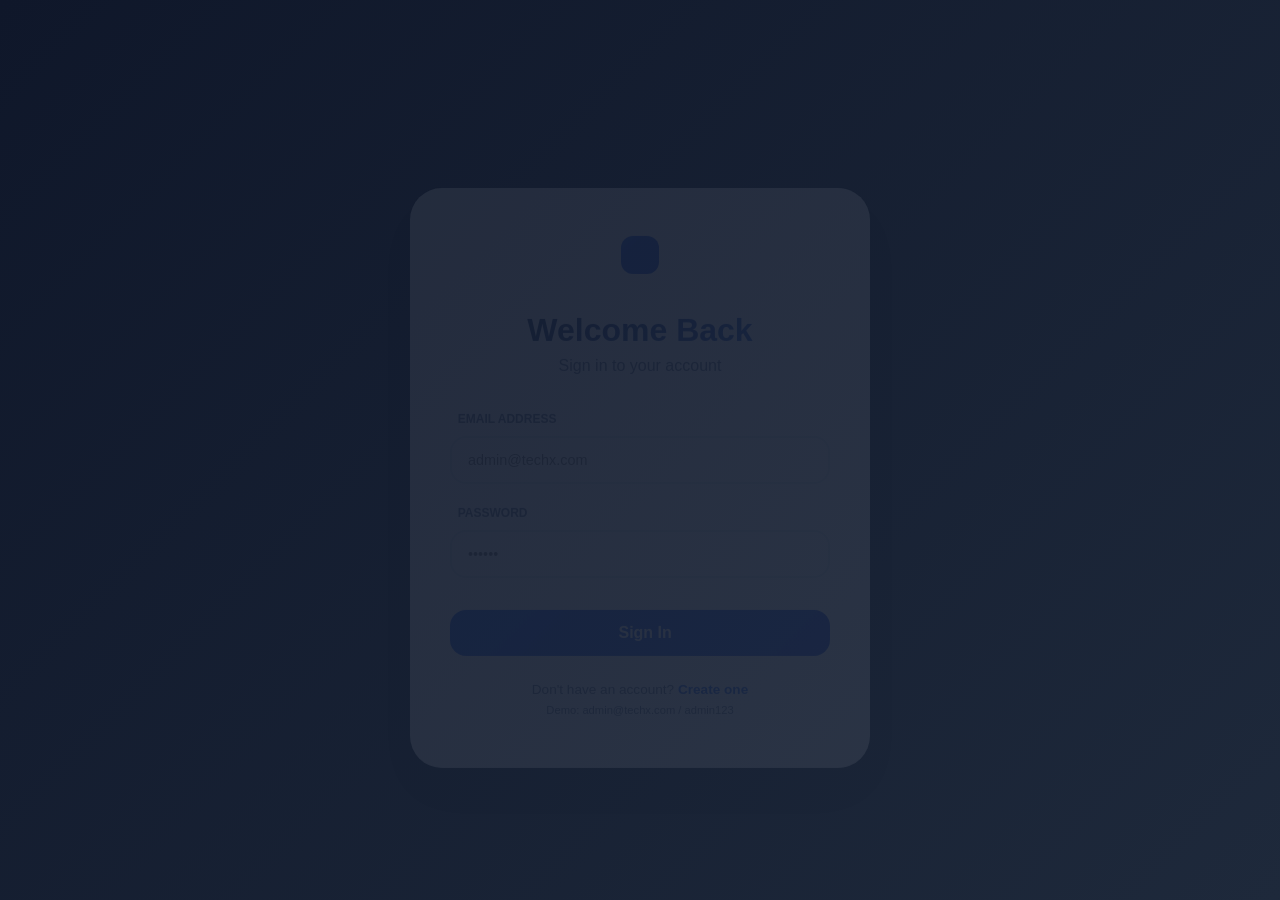
<file: dashboard.html>
<!DOCTYPE html>
<html lang="en">
<head>
  <meta charset="UTF-8"/>
  <meta name="viewport" content="width=device-width, initial-scale=1.0"/>
  <title>TechX Egypt — Dashboard</title>
  <link rel="stylesheet" href="style.css"/>
  <link href="https://fonts.googleapis.com/css2?family=Poppins:wght@300;400;500;600;700;800&display=swap" rel="stylesheet"/>
  <link rel="stylesheet" href="https://cdnjs.cloudflare.com/ajax/libs/font-awesome/6.5.0/css/all.min.css"/>
</head>
<body class="dash-body">

<aside class="dash-sidebar" id="dashSidebar">
  <div class="ds-logo">
    <a href="index.html" class="nav-logo">
      <div class="logo-mark"><i class="fas fa-bolt"></i></div>
      <span>TechX Egypt</span>
    </a>
  </div>
  <nav class="ds-nav">
    <a href="#" class="dsn active" data-tab="overview"><i class="fas fa-chart-pie"></i> Overview</a>
    <a href="#" class="dsn" data-tab="products"><i class="fas fa-box"></i> Products</a>
    <a href="#" class="dsn" data-tab="add-product"><i class="fas fa-plus-circle"></i> Add Product</a>
    <a href="#" class="dsn" data-tab="users"><i class="fas fa-users"></i> Users</a>
  </nav>
  <div class="ds-bottom">
    <a href="index.html" class="dsn"><i class="fas fa-globe"></i> View Store</a>
    <button class="dsn" id="dashLogout"><i class="fas fa-sign-out-alt"></i> Logout</button>
  </div>
</aside>

<main class="dash-main">
  <div class="dash-topbar">
    <div class="dt-left">
      <button class="sidebar-toggle" id="sidebarToggle"><i class="fas fa-bars"></i></button>
      <div class="dt-breadcrumb">
        <span>Dashboard</span> <i class="fas fa-chevron-right"></i> <span id="dtTitle">Overview</span>
      </div>
    </div>
    <div class="dt-right">
      <div class="dt-user" id="dtUser"></div>
    </div>
  </div>

  <div class="dash-tab active" id="tab-overview">
    <div class="dash-welcome">
      <h1 id="dashWelcome">Welcome back!</h1>
      <p>Here's what's happening in your store today.</p>
    </div>
    <div class="kpi-grid">
      <div class="kpi-card"><div class="kpi-icon kpi-blue"><i class="fas fa-box"></i></div><div class="kpi-info"><span class="kpi-label">Total Products</span><strong class="kpi-value" id="kpiProducts">0</strong></div></div>
      <div class="kpi-card"><div class="kpi-icon kpi-green"><i class="fas fa-users"></i></div><div class="kpi-info"><span class="kpi-label">Registered Users</span><strong class="kpi-value" id="kpiUsers">0</strong></div></div>
      <div class="kpi-card"><div class="kpi-icon kpi-orange"><i class="fas fa-tags"></i></div><div class="kpi-info"><span class="kpi-label">Categories</span><strong class="kpi-value">4</strong></div></div>
      <div class="kpi-card"><div class="kpi-icon kpi-purple"><i class="fas fa-star"></i></div><div class="kpi-info"><span class="kpi-label">Avg. Rating</span><strong class="kpi-value" id="kpiRating">0</strong></div></div>
    </div>
    <div class="dash-card"><div class="dc-head"><h3>Recent Products</h3><button class="btn btn-primary btn-sm" id="goAddProduct"><i class="fas fa-plus"></i> Add New</button></div><div class="recent-products-list" id="recentProductsList"></div></div>
  </div>

  <div class="dash-tab" id="tab-products">
    <div class="dash-card"><div class="dc-head"><h3><i class="fas fa-box"></i> All Products</h3><div class="dc-actions"><input type="text" class="dash-search" id="dashSearch" placeholder="Search products…"/><button class="btn btn-primary btn-sm" id="goAddProduct2"><i class="fas fa-plus"></i> Add</button></div></div><div class="table-wrap"><table class="dash-table"><thead><tr><th>#</th><th>Image</th><th>Name</th><th>Category</th><th>Price (EGP)</th><th>Rating</th><th>Actions</th></tr></thead><tbody id="productsTableBody"></tbody></table></div></div>
  </div>

  <div class="dash-tab" id="tab-add-product">
    <div class="dash-card form-card"><div class="dc-head"><h3 id="formTabTitle"><i class="fas fa-plus-circle"></i> Add New Product</h3></div>
      <form class="dash-form" id="productForm" novalidate>
        <input type="hidden" id="editProductId"/>
        <div class="dash-form-grid">
          <div class="form-group"><label>Product Name *</label><input type="text" id="pfName" placeholder="e.g. Samsung Galaxy S24"/><span class="ferr" id="pfNameErr"></span></div>
          <div class="form-group"><label>Category *</label><select id="pfCat"><option value="">Select Category</option><option value="mobiles">Mobiles</option><option value="laptops">Laptops</option><option value="accessories">Accessories</option><option value="gaming">Gaming</option></select><span class="ferr" id="pfCatErr"></span></div>
          <div class="form-group"><label>Price (EGP) *</label><input type="number" id="pfPrice" placeholder="25000"/><span class="ferr" id="pfPriceErr"></span></div>
          <div class="form-group"><label>Rating (1–5)</label><input type="number" id="pfRating" placeholder="4.5" step="0.1"/></div>
          <div class="form-group full"><label>Image URL *</label><input type="url" id="pfImage" placeholder="https://images.unsplash.com/…"/><span class="ferr" id="pfImageErr"></span></div>
          <div class="form-group full"><label>Description</label><textarea id="pfDesc" rows="3" placeholder="Short product description…"></textarea></div>
        </div>
        <div class="dash-form-actions"><button type="submit" class="btn btn-primary" id="pfSubmit"><i class="fas fa-save"></i> Save Product</button><button type="button" class="btn btn-outline" id="pfCancel">Cancel</button></div>
      </form>
    </div>
  </div>

  <div class="dash-tab" id="tab-users">
    <div class="dash-card"><div class="dc-head"><h3><i class="fas fa-users"></i> Registered Users</h3></div><div class="table-wrap"><table class="dash-table"><thead><tr><th>#</th><th>Name</th><th>Email</th><th>Joined</th><th>Role</th></tr></thead><tbody id="usersTableBody"></tbody></table></div></div>
  </div>
</main>

<div class="modal-overlay hidden" id="confirmOverlay">
  <div class="confirm-modal"><div class="cm-icon"><i class="fas fa-triangle-exclamation"></i></div><h3>Delete Product?</h3><p>This action cannot be undone.</p><div class="cm-actions"><button class="btn btn-primary" id="confirmDelete">Delete</button><button class="btn btn-outline" id="cancelDelete">Cancel</button></div></div>
</div>

<div class="toast-stack" id="toastStack"></div>
<script src="script.js"></script>
</body>
</html>
</file>
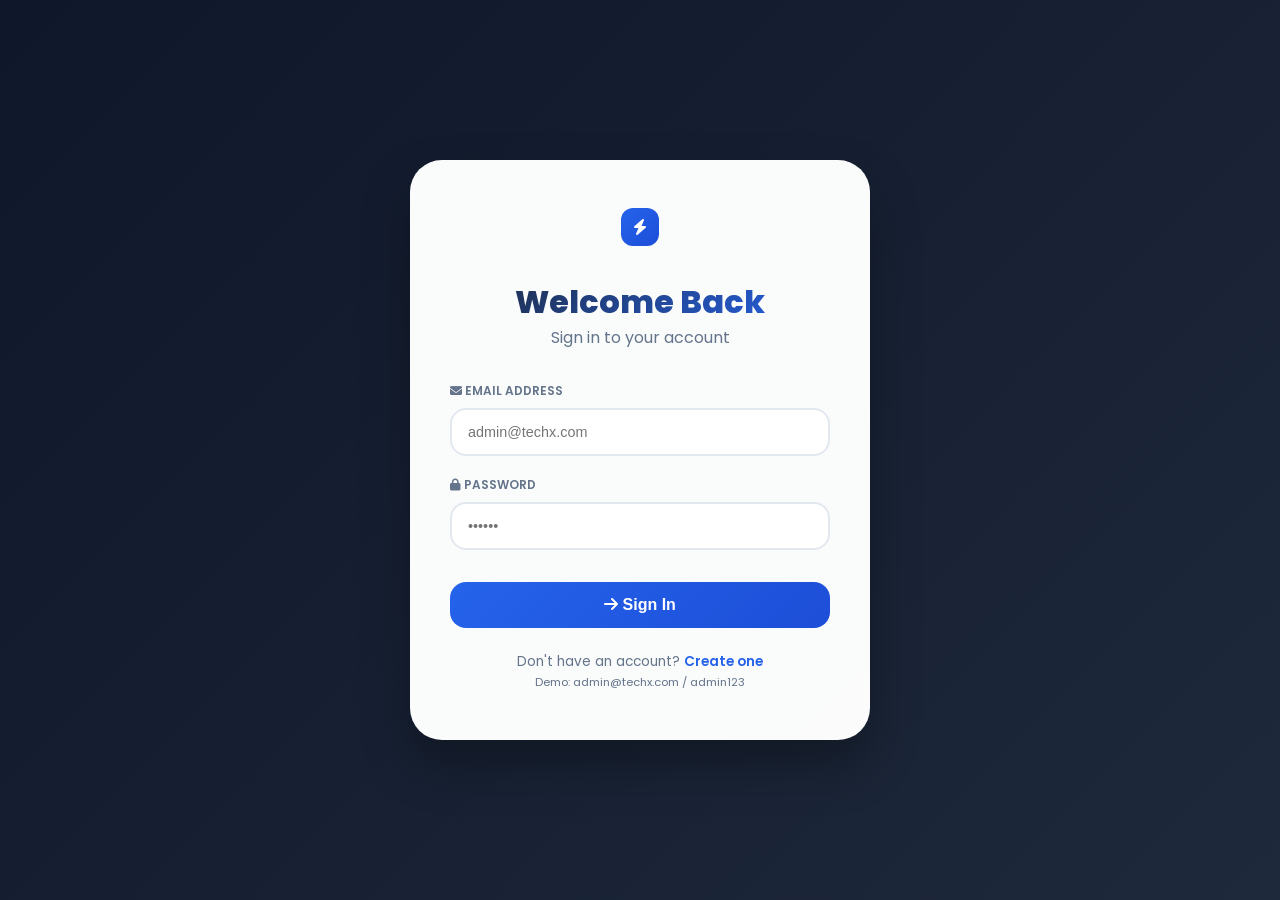
<file: login.html>
<!DOCTYPE html>
<html lang="en">
<head>
  <meta charset="UTF-8"/>
  <meta name="viewport" content="width=device-width, initial-scale=1.0"/>
  <title>TechX Egypt — Login</title>
  <link rel="stylesheet" href="style.css"/>
  <link href="https://fonts.googleapis.com/css2?family=Poppins:wght@300;400;500;600;700;800&display=swap" rel="stylesheet"/>
  <link rel="stylesheet" href="https://cdnjs.cloudflare.com/ajax/libs/font-awesome/6.5.0/css/all.min.css"/>
</head>
<body class="auth-page">
<div class="auth-bg"></div>
<div class="auth-card">
  <div class="auth-logo">
    <div class="logo-mark"><i class="fas fa-bolt"></i></div>
  </div>
  <h1 class="auth-title">Welcome Back</h1>
  <p style="text-align:center; color:#64748b; margin-bottom:32px;">Sign in to your account</p>
  <form id="loginForm">
    <div class="input-group">
      <label><i class="fas fa-envelope"></i> Email Address</label>
      <input type="email" id="loginEmail" placeholder="admin@techx.com" required/>
    </div>
    <div class="input-group">
      <label><i class="fas fa-lock"></i> Password</label>
      <input type="password" id="loginPassword" placeholder="••••••" required/>
    </div>
    <button type="submit" class="btn-auth"><i class="fas fa-arrow-right"></i> Sign In</button>
  </form>
  <div class="auth-footer">
    Don't have an account? <a href="signup.html">Create one</a><br/>
    <span style="font-size:0.7rem;">Demo: admin@techx.com / admin123</span>
  </div>
</div>
<script>
  document.getElementById('loginForm').addEventListener('submit', function(e) {
    e.preventDefault();
    const email = document.getElementById('loginEmail').value;
    const pw = document.getElementById('loginPassword').value;
    
    if(email === 'admin@techx.com' && pw === 'admin123') {
      localStorage.setItem('techx_loggedIn', JSON.stringify({name:'Admin',email:'admin@techx.com',role:'admin'}));
      window.location.href = 'dashboard.html';
      return;
    }
    
    let users = JSON.parse(localStorage.getItem('techx_users') || '[]');
    const user = users.find(u => u.email === email && u.password === pw);
    
    if(user) {
      localStorage.setItem('techx_loggedIn', JSON.stringify({name:user.name, email:user.email, role:user.role}));
      window.location.href = 'index.html';
    } else {
      alert('Invalid email or password');
    }
  });
</script>
</body>
</html>
</file>
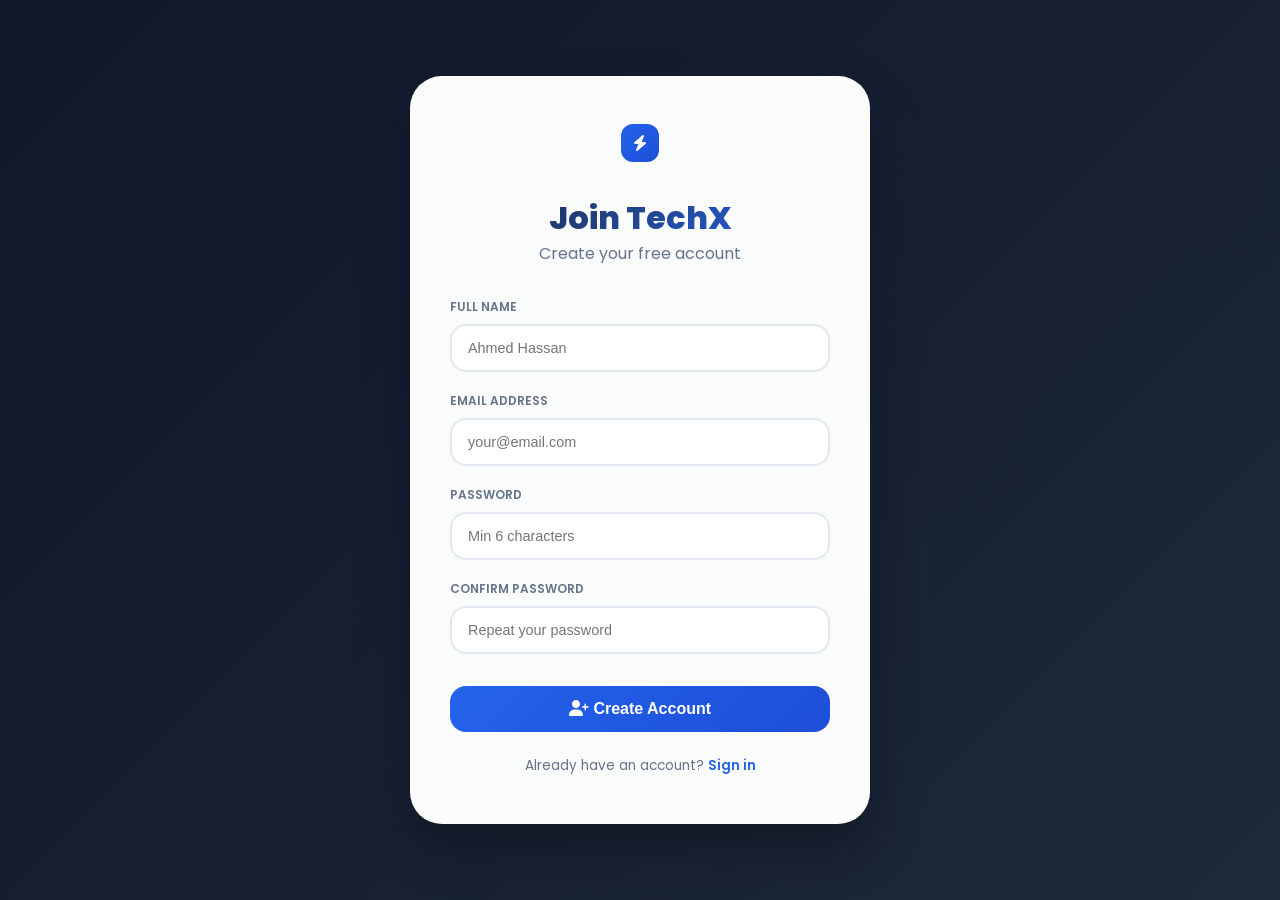
<file: signup.html>
<!DOCTYPE html>
<html lang="en">
<head>
  <meta charset="UTF-8"/>
  <meta name="viewport" content="width=device-width, initial-scale=1.0"/>
  <title>TechX Egypt — Sign Up</title>
  <link rel="stylesheet" href="style.css"/>
  <link href="https://fonts.googleapis.com/css2?family=Poppins:wght@300;400;500;600;700;800&display=swap" rel="stylesheet"/>
  <link rel="stylesheet" href="https://cdnjs.cloudflare.com/ajax/libs/font-awesome/6.5.0/css/all.min.css"/>
</head>
<body class="auth-page">
<div class="auth-bg"></div>
<div class="auth-card">
  <div class="auth-logo">
    <div class="logo-mark"><i class="fas fa-bolt"></i></div>
  </div>
  <h1 class="auth-title">Join TechX</h1>
  <p style="text-align:center; color:#64748b; margin-bottom:32px;">Create your free account</p>
  <form id="signupForm">
    <div class="input-group">
      <label>Full Name</label>
      <input type="text" id="signupName" placeholder="Ahmed Hassan" required/>
    </div>
    <div class="input-group">
      <label>Email Address</label>
      <input type="email" id="signupEmail" placeholder="your@email.com" required/>
    </div>
    <div class="input-group">
      <label>Password</label>
      <input type="password" id="signupPassword" placeholder="Min 6 characters" required/>
    </div>
    <div class="input-group">
      <label>Confirm Password</label>
      <input type="password" id="signupConfirm" placeholder="Repeat your password" required/>
    </div>
    <button type="submit" class="btn-auth"><i class="fas fa-user-plus"></i> Create Account</button>
  </form>
  <div class="auth-footer">
    Already have an account? <a href="login.html">Sign in</a>
  </div>
</div>
<script>
  document.getElementById('signupForm').addEventListener('submit', function(e) {
    e.preventDefault();
    
    const name = document.getElementById('signupName').value.trim();
    const email = document.getElementById('signupEmail').value.trim();
    const password = document.getElementById('signupPassword').value;
    const confirm = document.getElementById('signupConfirm').value;
    
    if(name === '') {
      alert('Please enter your full name');
      return;
    }
    if(email === '') {
      alert('Please enter your email');
      return;
    }
    if(password.length < 6) {
      alert('Password must be at least 6 characters');
      return;
    }
    if(password !== confirm) {
      alert('Passwords do not match');
      return;
    }
    
    let users = JSON.parse(localStorage.getItem('techx_users') || '[]');
    
    if(users.find(u => u.email === email)) {
      alert('Email already exists. Please login.');
      window.location.href = 'login.html';
      return;
    }
    
    const newUser = {
      name: name,
      email: email,
      password: password,
      role: 'user',
      joined: new Date().toLocaleDateString()
    };
    
    users.push(newUser);
    localStorage.setItem('techx_users', JSON.stringify(users));
    
    alert('Account created successfully! Please login.');
    window.location.href = 'login.html';
  });
</script>
</body>
</html>
</file>
<file: style.css>
:root {
  --primary: #2563eb;
  --primary-dark: #1d4ed8;
  --primary-light: #3b82f6;
  --primary-pale: #eff6ff;
  --dark: #0f172a;
  --text: #334155;
  --text-light: #64748b;
  --white: #ffffff;
  --border: #e2e8f0;
  --shadow-sm: 0 2px 8px rgba(0,0,0,0.04);
  --shadow-md: 0 8px 24px rgba(0,0,0,0.08);
  --shadow-lg: 0 20px 40px rgba(0,0,0,0.12);
  --shadow-blue: 0 8px 20px rgba(37,99,235,0.25);
  --transition: all 0.3s ease;
}
* { margin: 0; padding: 0; box-sizing: border-box; }
body { font-family: 'Poppins', sans-serif; background: var(--white); color: var(--text); line-height: 1.5; }
.container { max-width: 1280px; margin: 0 auto; padding: 0 24px; }
.btn { display: inline-flex; align-items: center; gap: 8px; padding: 12px 24px; border-radius: 40px; font-weight: 600; font-size: 0.875rem; border: none; cursor: pointer; transition: var(--transition); }
.btn-primary { background: var(--primary); color: var(--white); box-shadow: var(--shadow-blue); }
.btn-primary:hover { background: var(--primary-dark); transform: translateY(-2px); }
.btn-outline { background: transparent; border: 2px solid var(--border); color: var(--text); }
.btn-outline:hover { border-color: var(--primary); color: var(--primary); background: var(--primary-pale); }
.btn-sm { padding: 8px 18px; font-size: 0.8rem; }
.navbar { position: sticky; top: 0; z-index: 1000; background: rgba(255,255,255,0.98); backdrop-filter: blur(12px); border-bottom: 1px solid var(--border); }
.nav-inner { display: flex; align-items: center; justify-content: space-between; height: 72px; max-width: 1280px; margin: 0 auto; padding: 0 24px; }
.nav-logo { display: flex; align-items: center; gap: 12px; font-weight: 800; font-size: 1.25rem; text-decoration: none; background: linear-gradient(135deg, var(--dark), var(--primary)); -webkit-background-clip: text; -webkit-text-fill-color: transparent; }
.logo-mark { width: 38px; height: 38px; background: linear-gradient(135deg, var(--primary), var(--primary-dark)); border-radius: 12px; display: flex; align-items: center; justify-content: center; color: white; font-size: 1rem; }
.nav-search { display: flex; background: var(--primary-pale); border-radius: 40px; overflow: hidden; }
.nav-search input { padding: 10px 18px; border: none; background: none; width: 260px; outline: none; }
.search-btn { padding: 10px 20px; background: var(--primary); color: white; border: none; cursor: pointer; }
.nav-links { display: flex; gap: 4px; }
.nl { padding: 8px 18px; border-radius: 40px; font-size: 0.85rem; color: var(--text-light); text-decoration: none; }
.nl:hover, .nl.active { background: var(--primary-pale); color: var(--primary); }
.nav-actions { display: flex; align-items: center; gap: 16px; }
.cart-btn { position: relative; background: none; border: none; font-size: 1.2rem; cursor: pointer; padding: 8px; }
.cart-badge { position: absolute; top: -4px; right: -8px; background: var(--primary); color: white; border-radius: 50%; font-size: 0.6rem; padding: 2px 6px; min-width: 18px; }
.nav-user { display: flex; align-items: center; gap: 12px; }
.nav-avatar { width: 36px; height: 36px; border-radius: 50%; background: linear-gradient(135deg, var(--primary), var(--primary-dark)); color: white; display: flex; align-items: center; justify-content: center; font-weight: bold; font-size: 0.8rem; }
.hamburger { display: none; flex-direction: column; gap: 5px; background: none; border: none; cursor: pointer; }
.hamburger span { width: 24px; height: 2px; background: var(--text); border-radius: 2px; }
.mobile-nav { display: none; flex-direction: column; padding: 12px 20px; border-top: 1px solid var(--border); background: white; }
.mobile-nav a { padding: 10px; border-radius: 8px; text-decoration: none; color: var(--text); }
.mobile-nav.open { display: flex; }
@media (max-width: 900px) { .nav-links, .nav-search { display: none; } .hamburger { display: flex; } }
.hero { display: grid; grid-template-columns: 1fr 1fr; align-items: center; gap: 60px; padding: 80px 24px; max-width: 1280px; margin: 0 auto; }
.hero-eyebrow { display: inline-block; background: var(--primary-pale); color: var(--primary); padding: 6px 16px; border-radius: 40px; font-size: 0.75rem; font-weight: 600; margin-bottom: 20px; }
.hero-title { font-size: clamp(2rem, 4.5vw, 3.2rem); font-weight: 800; line-height: 1.2; color: var(--dark); }
.hero-accent { background: linear-gradient(135deg, var(--primary), var(--primary-dark)); -webkit-background-clip: text; -webkit-text-fill-color: transparent; }
.hero-sub { color: var(--text-light); margin: 24px 0; max-width: 480px; }
.hero-actions { display: flex; gap: 16px; flex-wrap: wrap; }
.hero-visual img { width: 100%; border-radius: 32px; box-shadow: var(--shadow-lg); }
@media (max-width: 900px) { .hero { grid-template-columns: 1fr; text-align: center; } .hero-sub { margin-left: auto; margin-right: auto; } .hero-actions { justify-content: center; } }
.categories-section { padding: 60px 0; background: var(--primary-pale); }
.section-head { text-align: center; margin-bottom: 48px; }
.sec-label { display: inline-block; background: var(--primary); color: white; padding: 4px 16px; border-radius: 40px; font-size: 0.7rem; font-weight: 600; text-transform: uppercase; letter-spacing: 1px; }
.section-head h2 { font-size: 2rem; color: var(--dark); margin-top: 12px; }
.cat-grid { display: grid; grid-template-columns: repeat(4, 1fr); gap: 24px; }
.cat-card { background: var(--white); border-radius: 24px; padding: 32px 24px; text-align: center; cursor: pointer; transition: var(--transition); border: 1px solid var(--border); }
.cat-card:hover { transform: translateY(-6px); border-color: var(--primary); box-shadow: var(--shadow-md); }
.cat-icon { width: 64px; height: 64px; background: var(--primary-pale); border-radius: 20px; display: flex; align-items: center; justify-content: center; margin: 0 auto 16px; font-size: 1.5rem; color: var(--primary); }
.cat-card h3 { font-size: 1rem; margin-bottom: 4px; }
@media (max-width: 700px) { .cat-grid { grid-template-columns: repeat(2, 1fr); } }
.shop-section { padding: 60px 0; background: var(--white); }
.shop-header { display: flex; justify-content: space-between; align-items: center; flex-wrap: wrap; margin-bottom: 32px; }
.filter-tabs { display: flex; gap: 10px; flex-wrap: wrap; }
.ftab { padding: 8px 22px; border-radius: 40px; border: 1px solid var(--border); background: white; font-size: 0.85rem; cursor: pointer; transition: var(--transition); }
.ftab:hover { border-color: var(--primary); color: var(--primary); }
.ftab.active { background: var(--primary); color: white; border-color: var(--primary); }
.sort-select { padding: 8px 18px; border-radius: 40px; border: 1px solid var(--border); background: white; }
.products-grid { display: grid; grid-template-columns: repeat(auto-fill, minmax(270px, 1fr)); gap: 28px; }
.prod-card { background: white; border-radius: 24px; overflow: hidden; border: 1px solid var(--border); transition: var(--transition); cursor: pointer; }
.prod-card:hover { transform: translateY(-6px); border-color: var(--primary); box-shadow: var(--shadow-lg); }
.pc-img-wrap { height: 200px; overflow: hidden; position: relative; }
.pc-img-wrap img { width: 100%; height: 100%; object-fit: cover; transition: transform 0.5s; }
.prod-card:hover .pc-img-wrap img { transform: scale(1.08); }
.pc-cat { position: absolute; top: 12px; left: 12px; background: rgba(0,0,0,0.7); color: white; padding: 4px 12px; border-radius: 40px; font-size: 0.7rem; }
.pc-body { padding: 20px; }
.pc-name { font-weight: 700; margin-bottom: 8px; }
.pc-stars { color: #f59e0b; font-size: 0.75rem; margin-bottom: 8px; }
.pc-price { font-weight: 800; color: var(--primary); font-size: 1.2rem; margin-bottom: 12px; }
.pc-add { width: 100%; padding: 10px; border-radius: 40px; background: var(--primary-pale); color: var(--primary); border: none; font-weight: 600; cursor: pointer; transition: var(--transition); }
.pc-add:hover { background: var(--primary); color: white; }
.footer { background: #0f172a; color: #94a3b8; padding: 48px 0 24px; margin-top: 60px; }
.footer-grid { display: grid; grid-template-columns: repeat(4, 1fr); gap: 40px; max-width: 1280px; margin: 0 auto; padding: 0 24px; }
.footer-brand h3 { color: white; margin: 12px 0 8px; }
.footer-links h4, .footer-social h4 { color: white; margin-bottom: 16px; font-size: 1rem; }
.footer-links a { display: block; color: #94a3b8; text-decoration: none; margin-bottom: 10px; font-size: 0.85rem; }
.footer-links a:hover { color: #3b82f6; }
.social-icons { display: flex; gap: 16px; }
.social-icons a { width: 36px; height: 36px; background: rgba(255,255,255,0.1); border-radius: 50%; display: flex; align-items: center; justify-content: center; color: white; transition: all 0.3s; }
.social-icons a:hover { background: #3b82f6; transform: translateY(-3px); }
.footer-bottom { text-align: center; padding-top: 24px; margin-top: 24px; border-top: 1px solid rgba(255,255,255,0.1); font-size: 0.8rem; }
@media (max-width: 768px) { .footer-grid { grid-template-columns: 1fr; text-align: center; gap: 24px; } .social-icons { justify-content: center; } }
.cart-overlay { position: fixed; inset: 0; background: rgba(0,0,0,0.5); z-index: 1100; opacity: 0; pointer-events: none; transition: var(--transition); }
.cart-overlay.open { opacity: 1; pointer-events: all; }
.cart-panel { position: fixed; top: 0; right: -420px; width: 400px; height: 100vh; background: white; z-index: 1200; display: flex; flex-direction: column; transition: right 0.3s ease; box-shadow: -8px 0 30px rgba(0,0,0,0.15); }
.cart-panel.open { right: 0; }
.cp-header { display: flex; justify-content: space-between; padding: 20px 24px; border-bottom: 1px solid var(--border); }
.cp-body { flex: 1; overflow-y: auto; padding: 20px 24px; }
.cart-item { display: flex; gap: 12px; padding: 12px 0; border-bottom: 1px solid var(--border); }
.ci-img { width: 60px; height: 60px; border-radius: 12px; object-fit: cover; }
.ci-info { flex: 1; }
.ci-name { font-weight: 600; margin-bottom: 4px; }
.ci-price { color: var(--primary); font-weight: 600; }
.ci-qty { display: flex; align-items: center; gap: 8px; margin-top: 8px; }
.ci-qty button { width: 26px; height: 26px; border-radius: 8px; border: 1px solid var(--border); background: white; cursor: pointer; }
.cp-footer { padding: 20px 24px; border-top: 1px solid var(--border); }
.cart-empty { text-align: center; padding: 40px; color: var(--text-light); }
.dash-body { background: #f1f5f9; display: flex; }
.dash-sidebar { width: 280px; background: linear-gradient(180deg, #0f172a 0%, #1e293b 100%); min-height: 100vh; position: fixed; box-shadow: 4px 0 20px rgba(0,0,0,0.1); }
.ds-logo { padding: 28px 24px; border-bottom: 1px solid rgba(255,255,255,0.08); }
.ds-logo .nav-logo { -webkit-text-fill-color: white; background: none; }
.ds-nav { padding: 24px 16px; display: flex; flex-direction: column; gap: 6px; }
.dsn { display: flex; align-items: center; gap: 12px; padding: 12px 20px; border-radius: 14px; color: rgba(255,255,255,0.7); text-decoration: none; transition: all 0.3s; cursor: pointer; background: none; border: none; width: 100%; text-align: left; font-size: 0.9rem; }
.dsn:hover { background: rgba(37,99,235,0.2); transform: translateX(4px); }
.dsn.active { background: linear-gradient(135deg, #2563eb, #1d4ed8); color: white; box-shadow: 0 4px 12px rgba(37,99,235,0.3); }
.ds-bottom { padding: 24px 16px; border-top: 1px solid rgba(255,255,255,0.08); margin-top: auto; }
.dash-main { margin-left: 280px; flex: 1; }
.dash-topbar { background: rgba(255,255,255,0.95); backdrop-filter: blur(10px); padding: 0 28px; height: 70px; display: flex; align-items: center; justify-content: space-between; border-bottom: 1px solid var(--border); }
.dt-left { display: flex; align-items: center; gap: 20px; }
.sidebar-toggle { background: var(--primary-pale); border: none; padding: 8px 12px; border-radius: 12px; cursor: pointer; display: none; }
.dt-user { background: linear-gradient(135deg, var(--primary), var(--primary-dark)); padding: 6px 16px 6px 12px; border-radius: 40px; color: white; display: flex; align-items: center; gap: 10px; }
.dash-tab { padding: 28px; display: none; }
.dash-tab.active { display: block; }
.kpi-grid { display: grid; grid-template-columns: repeat(4,1fr); gap: 20px; margin-bottom: 32px; }
.kpi-card { background: white; border-radius: 24px; padding: 20px; display: flex; align-items: center; gap: 16px; box-shadow: var(--shadow-sm); transition: var(--transition); }
.kpi-card:hover { transform: translateY(-4px); box-shadow: var(--shadow-md); }
.kpi-icon { width: 52px; height: 52px; border-radius: 18px; display: flex; align-items: center; justify-content: center; font-size: 1.3rem; }
.kpi-blue { background: linear-gradient(135deg, #dbeafe, #eff6ff); color: #2563eb; }
.kpi-green { background: linear-gradient(135deg, #d1fae5, #ecfdf5); color: #059669; }
.kpi-orange { background: linear-gradient(135deg, #fed7aa, #fff7ed); color: #ea580c; }
.kpi-purple { background: linear-gradient(135deg, #e9d5ff, #f5f3ff); color: #7c3aed; }
.kpi-value { font-size: 1.8rem; font-weight: 800; background: linear-gradient(135deg, #1e293b, #2563eb); -webkit-background-clip: text; -webkit-text-fill-color: transparent; }
.dash-card { background: white; border-radius: 24px; margin-bottom: 20px; box-shadow: var(--shadow-sm); }
.dc-head { padding: 18px 24px; border-bottom: 1px solid var(--border); display: flex; justify-content: space-between; align-items: center; }
.dash-table { width: 100%; border-collapse: collapse; }
.dash-table th, .dash-table td { padding: 14px 20px; text-align: left; border-bottom: 1px solid var(--border); }
.dt-img { width: 44px; height: 44px; border-radius: 12px; object-fit: cover; }
.recent-products-list { padding: 8px 20px 16px; }
.rpl-item { display: flex; align-items: center; gap: 14px; padding: 12px 0; border-bottom: 1px solid #f1f5f9; }
.rpl-img { width: 48px; height: 48px; border-radius: 12px; object-fit: cover; }
.rpl-name { flex: 1; font-weight: 500; }
.rpl-price { font-weight: 700; color: var(--primary); }
.dash-form-grid { display: grid; grid-template-columns: 1fr 1fr; gap: 20px; padding: 24px; }
.dash-form-grid .full { grid-column: 1/-1; }
.dash-form-actions { display: flex; gap: 12px; padding: 0 24px 24px; }
.form-group { display: flex; flex-direction: column; gap: 6px; }
.form-group label { font-size: 0.75rem; font-weight: 600; text-transform: uppercase; color: var(--text-light); }
.form-group input, .form-group select, .form-group textarea { padding: 12px 14px; border: 2px solid var(--border); border-radius: 14px; font-size: 0.85rem; transition: all 0.3s; }
.form-group input:focus, .form-group select:focus, .form-group textarea:focus { border-color: var(--primary); outline: none; box-shadow: 0 0 0 3px rgba(37,99,235,0.1); }
.ferr { color: #ef4444; font-size: 0.7rem; margin-top: 4px; }
@media (max-width: 900px) { .dash-sidebar { transform: translateX(-100%); } .dash-sidebar.open { transform: none; } .dash-main { margin-left: 0; } .sidebar-toggle { display: block; } .kpi-grid { grid-template-columns: repeat(2,1fr); } .dash-form-grid { grid-template-columns: 1fr; } }
.auth-page { min-height: 100vh; display: flex; align-items: center; justify-content: center; position: relative; overflow: hidden; background: linear-gradient(135deg, #0f172a 0%, #1e293b 100%); }
.auth-bg { position: absolute; inset: 0; background-image: url('https://images.unsplash.com/photo-1550745165-9bc0b252726f?w=1200&q=80'); background-size: cover; background-position: center; filter: brightness(0.3) blur(2px); }
.auth-card { position: relative; z-index: 10; background: rgba(255,255,255,0.98); border-radius: 32px; padding: 48px 40px; width: 100%; max-width: 460px; box-shadow: 0 25px 50px rgba(0,0,0,0.3); animation: fadeUp 0.6s ease; }
@keyframes fadeUp { from { opacity: 0; transform: translateY(30px); } to { opacity: 1; transform: translateY(0); } }
.auth-logo { display: flex; justify-content: center; margin-bottom: 32px; }
.auth-title { font-size: 2rem; font-weight: 800; text-align: center; background: linear-gradient(135deg, #1e293b, #2563eb); -webkit-background-clip: text; -webkit-text-fill-color: transparent; }
.input-group { margin-bottom: 20px; }
.input-group label { display: block; font-size: 0.75rem; font-weight: 600; text-transform: uppercase; color: #64748b; margin-bottom: 8px; }
.input-group input { width: 100%; padding: 14px 16px; border: 2px solid #e2e8f0; border-radius: 16px; font-size: 0.9rem; transition: all 0.3s; }
.input-group input:focus { border-color: #2563eb; outline: none; box-shadow: 0 0 0 3px rgba(37,99,235,0.1); }
.btn-auth { width: 100%; padding: 14px; background: linear-gradient(135deg, #2563eb, #1d4ed8); color: white; border: none; border-radius: 16px; font-weight: 700; font-size: 1rem; cursor: pointer; margin-top: 12px; transition: var(--transition); }
.btn-auth:hover { transform: translateY(-2px); box-shadow: 0 8px 25px rgba(37,99,235,0.4); }
.auth-footer { text-align: center; margin-top: 24px; font-size: 0.85rem; color: #64748b; }
.auth-footer a { color: #2563eb; font-weight: 600; text-decoration: none; }
.modal-overlay { position: fixed; inset: 0; background: rgba(0,0,0,0.6); backdrop-filter: blur(8px); z-index: 1300; display: flex; align-items: center; justify-content: center; opacity: 0; pointer-events: none; transition: 0.3s; }
.modal-overlay.open { opacity: 1; pointer-events: all; }
.prod-modal { background: white; border-radius: 32px; max-width: 800px; width: 90%; display: grid; grid-template-columns: 1fr 1fr; overflow: hidden; }
.pm-gallery img { width: 100%; height: 100%; object-fit: cover; min-height: 300px; }
.pm-details { padding: 28px; }
.pm-price { font-size: 1.5rem; font-weight: 700; color: var(--primary); margin: 16px 0; }
.pm-specs { display: grid; grid-template-columns: 1fr 1fr; gap: 8px; margin: 16px 0; }
.pm-spec-item { background: var(--primary-pale); padding: 8px 12px; border-radius: 12px; }
@media (max-width: 700px) { .prod-modal { grid-template-columns: 1fr; } }
.toast-stack { position: fixed; bottom: 24px; right: 24px; z-index: 9999; display: flex; flex-direction: column; gap: 8px; }
.toast { background: var(--dark); color: white; padding: 12px 24px; border-radius: 60px; font-size: 0.85rem; display: flex; align-items: center; gap: 10px; animation: slideIn 0.3s ease; }
@keyframes slideIn { from { transform: translateX(100%); opacity: 0; } to { transform: translateX(0); opacity: 1; } }
.hidden { display: none !important; }
.confirm-modal { background: white; border-radius: 28px; text-align: center; padding: 32px; max-width: 360px; }
.cm-icon { font-size: 3rem; color: #f59e0b; margin-bottom: 12px; }
.confirm-modal h3 { margin-bottom: 8px; }
.cm-actions { display: flex; gap: 12px; justify-content: center; margin-top: 20px; }
.dash-search { padding: 10px 16px; border: 2px solid var(--border); border-radius: 40px; font-size: 0.85rem; width: 220px; }
.dt-cat { display: inline-block; background: var(--primary-pale); color: var(--primary); padding: 4px 12px; border-radius: 40px; font-size: 0.7rem; font-weight: 600; }
</file>
